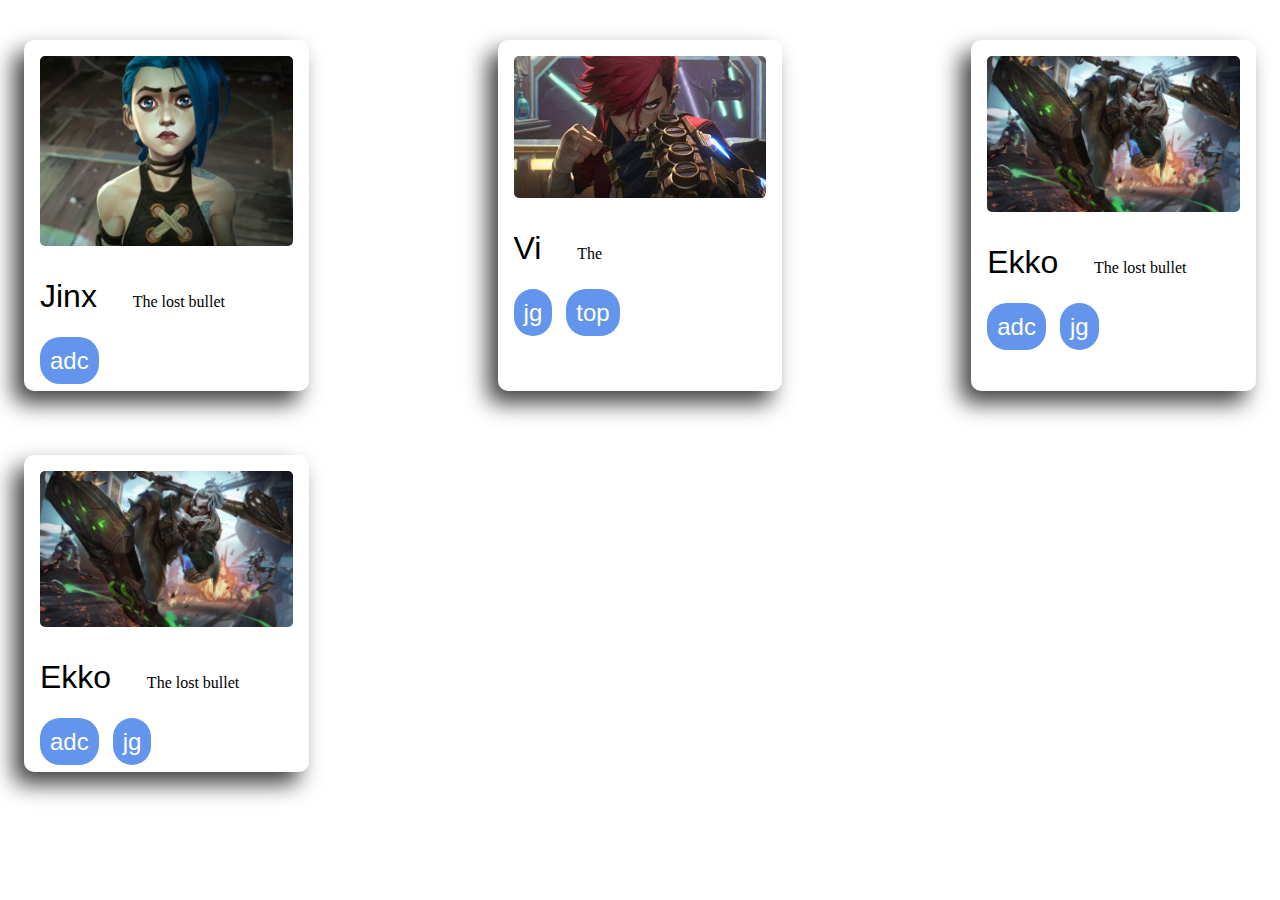
<file: flexbox/index.html>
<!DOCTYPE html>
<html lang="es">
<head>
    <meta charset="UTF-8">
    <title>Document</title>
    <link rel="stylesheet" href="styles.css">
</head>
<body>
    <div class="container">
        <div class="card">
            <img src="jinx.jpg" alt="">
            <div class="name-container">
                <span class="name">Jinx</span>
                <span>The lost bullet</span>
            </div>
            <div class="roles">
                <span class="role">adc</span>
            </div>
        </div>
        <div class="card">
            <img src="vi.jpeg" alt="">
            <div class="name-container">
                <span class="name">Vi</span>
                <span>The </span>
            </div>
            <div class="roles">
                <span class="role">jg</span>
                <span class="role">top</span>
            </div>
        </div>
        <div class="card">
            <img src="ekko.jfif">
            <div class="name-container">
                <span class="name">Ekko</span>
                <span>The lost bullet</span>
            </div>
            <div class="roles">
                <span class="role">adc</span>
                <span class="role">jg</span>
            </div>
        </div>
        
        <div class="card">
            <img src="ekko.jfif">
            <div class="name-container">
                <span class="name">Ekko</span>
                <span>The lost bullet</span>
            </div>
            <div class="roles">
                <span class="role">adc</span>
                <span class="role">jg</span>
            </div>
        </div>
    </div>
</body>
</html>
</file>
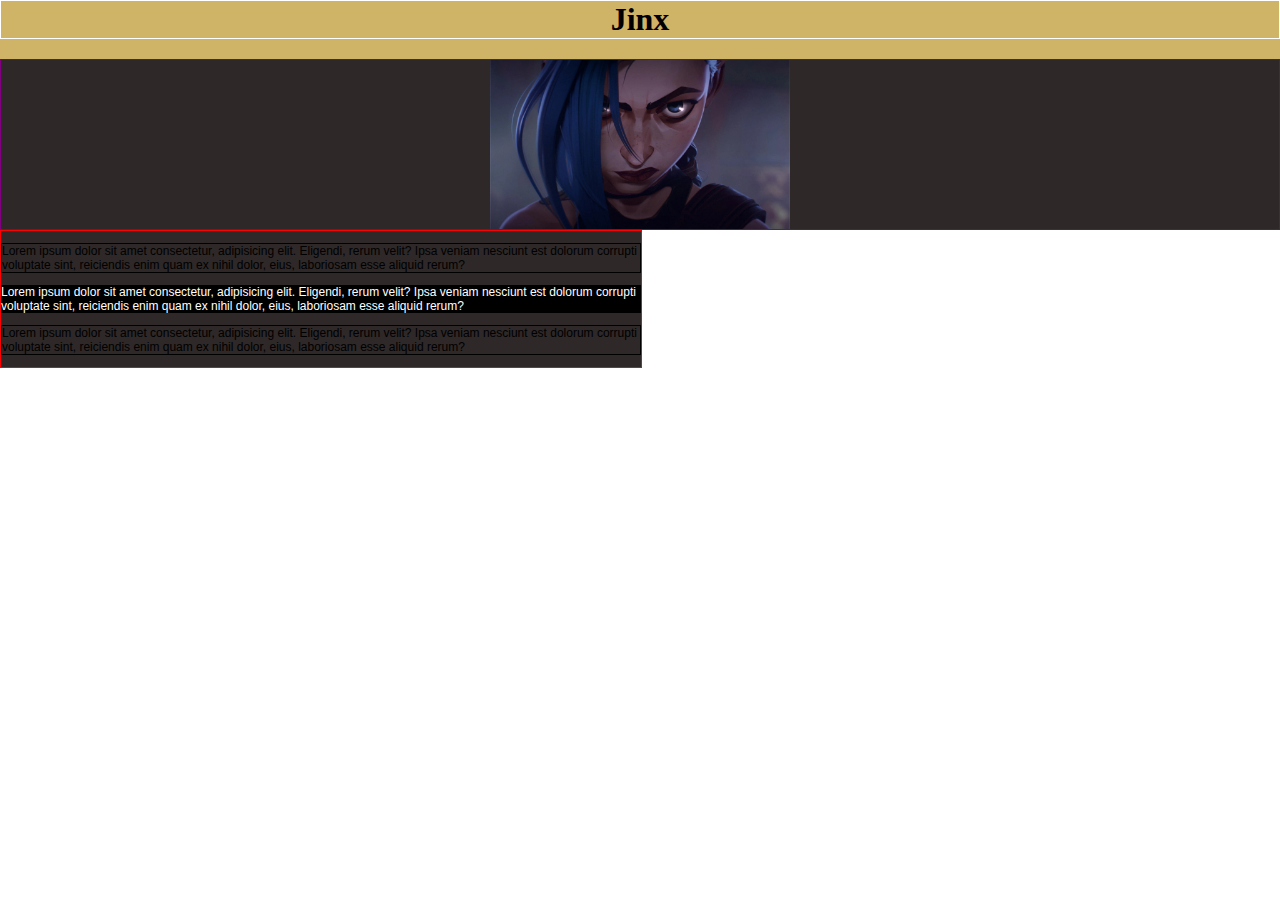
<file: html101/index.html>
<html lang="es">
    <head>
        <meta charset="UTF-8">
        <title>Mi primer web</title>
        <link rel="stylesheet" href="./styles.css">
    </head>
    <body>
        <div class="title-container">
            <h1 class="title">Jinx</h1>
        </div>
        <div class="img-container">
            <img src="./local.jpg" alt="">
        </div>
        <div class="text-container">
            <p class="white paragraph">Lorem ipsum dolor sit amet consectetur, adipisicing elit. Eligendi, rerum velit? Ipsa veniam nesciunt est dolorum corrupti voluptate sint, reiciendis enim quam ex nihil dolor, eius, laboriosam esse aliquid rerum?</p>

            <p class="black paragraph">Lorem ipsum dolor sit amet consectetur, adipisicing elit. Eligendi, rerum velit? Ipsa veniam nesciunt est dolorum corrupti voluptate sint, reiciendis enim quam ex nihil dolor, eius, laboriosam esse aliquid rerum?</p>
    
            <p class="white paragraph">Lorem ipsum dolor sit amet consectetur, adipisicing elit. Eligendi, rerum velit? Ipsa veniam nesciunt est dolorum corrupti voluptate sint, reiciendis enim quam ex nihil dolor, eius, laboriosam esse aliquid rerum?</p>
        </div>

        

    </body>
</html>
</file>
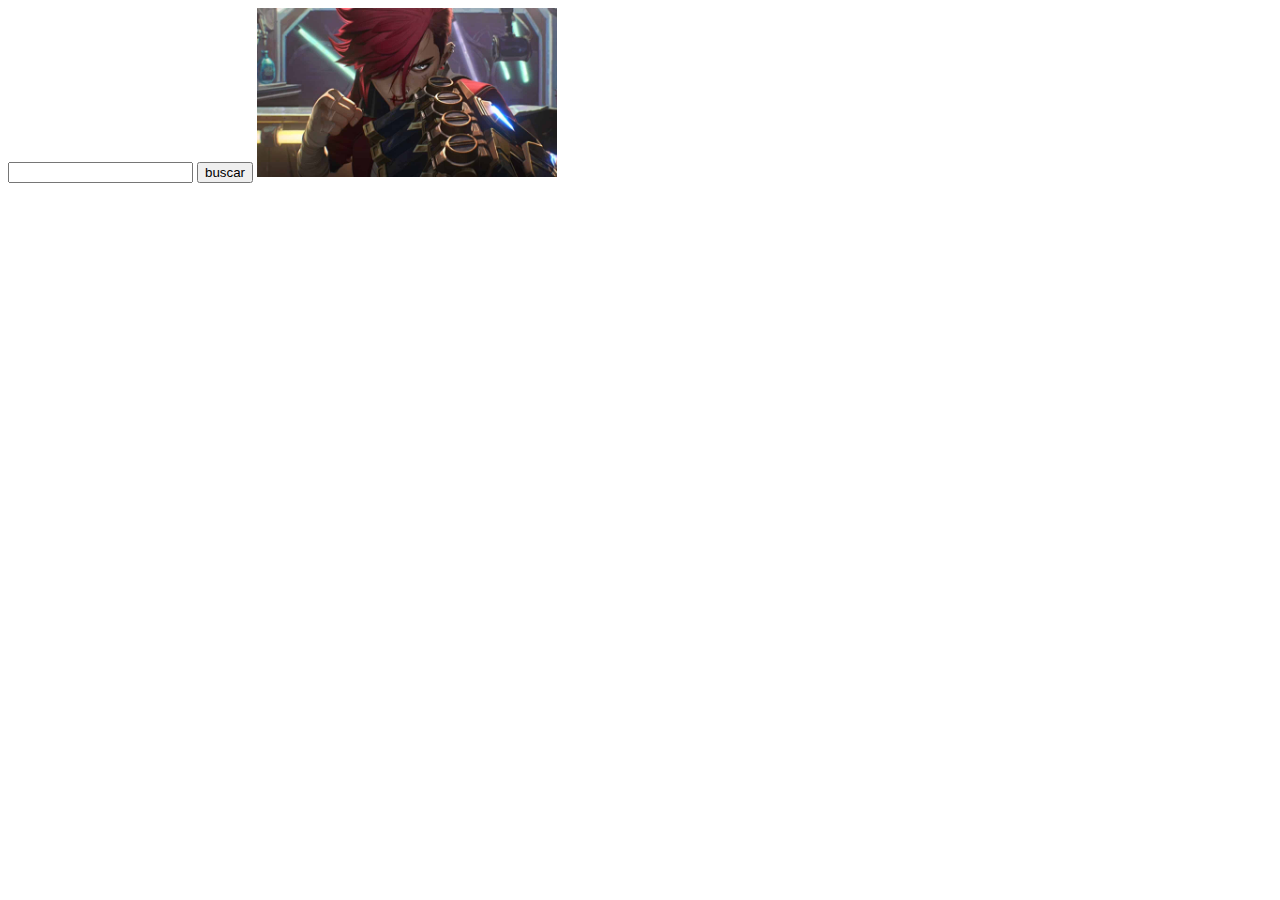
<file: inputs-js/index.html>
<!DOCTYPE html>
<html lang="es">
<head>
    <meta charset="UTF-8">
    <title>Document</title>
    <!-- css -->
</head>
<body>
    <input type="text" id="name">
    <input type="button" value="buscar" id="button">
    <img src="../flexbox/vi.jpeg" alt="" style="width:300px; cursor: pointer;" id="img">
    <h1 id="nameDisplay"></h1>


    <script src="index.js"></script>
</body>
</html>
</file>
<file: flexbox/styles.css>
.container {
    display: flex;
    flex-wrap: wrap;
    justify-content: space-between;
}

.card {
    /* border: 1px solid; */
    width: 20%;
    padding: 1rem;
    margin: 2rem 1rem;
    display: flex;
    flex-direction: column;
    box-shadow: -10px 12px 22px 0px rgba(0,0,0,0.75);
    border-radius: 10px;
}
.card img {
    width: 100%;
    border-radius: 5px;
}

.name {
    font-size: 32px;
    font-family: arial;
    margin-right: 2rem;
}
.name-container {
    margin: 2rem 0;
}

.role {
    background-color: cornflowerblue;
    padding: 10px;
    border-radius: 20px;
    font-size: 24px;
    font-family: arial;
    color: white;
    margin-right: 10px;
}
</file>
<file: html101/styles.css>
/* 
    selector {
        estilo: valor;
    }
*/

body {
    /* background-color: #2e2828; */
    margin: 0;
}

.title-container {
    background-color: #cfb367;
    padding-bottom: 20px;

}
.title {
    text-align: center;
    border: 1px solid white;
    margin: 0px;
    /* margin-bottom: 20px; */
}

.img-container {
    border: 1px solid purple;
    text-align: center;
    background-color: #2e2828;
}
img {
    width: 300px;
}

.paragraph {
    font-size: 12px;
    font-family: Arial;
}

.text-container {
    border: 1px solid red;
    width: 50%;
    background-color: #2e2828;
}

.white {
    border: 1px solid black;
}

.black {
    background-color: black;
    color: white;
}
</file>
